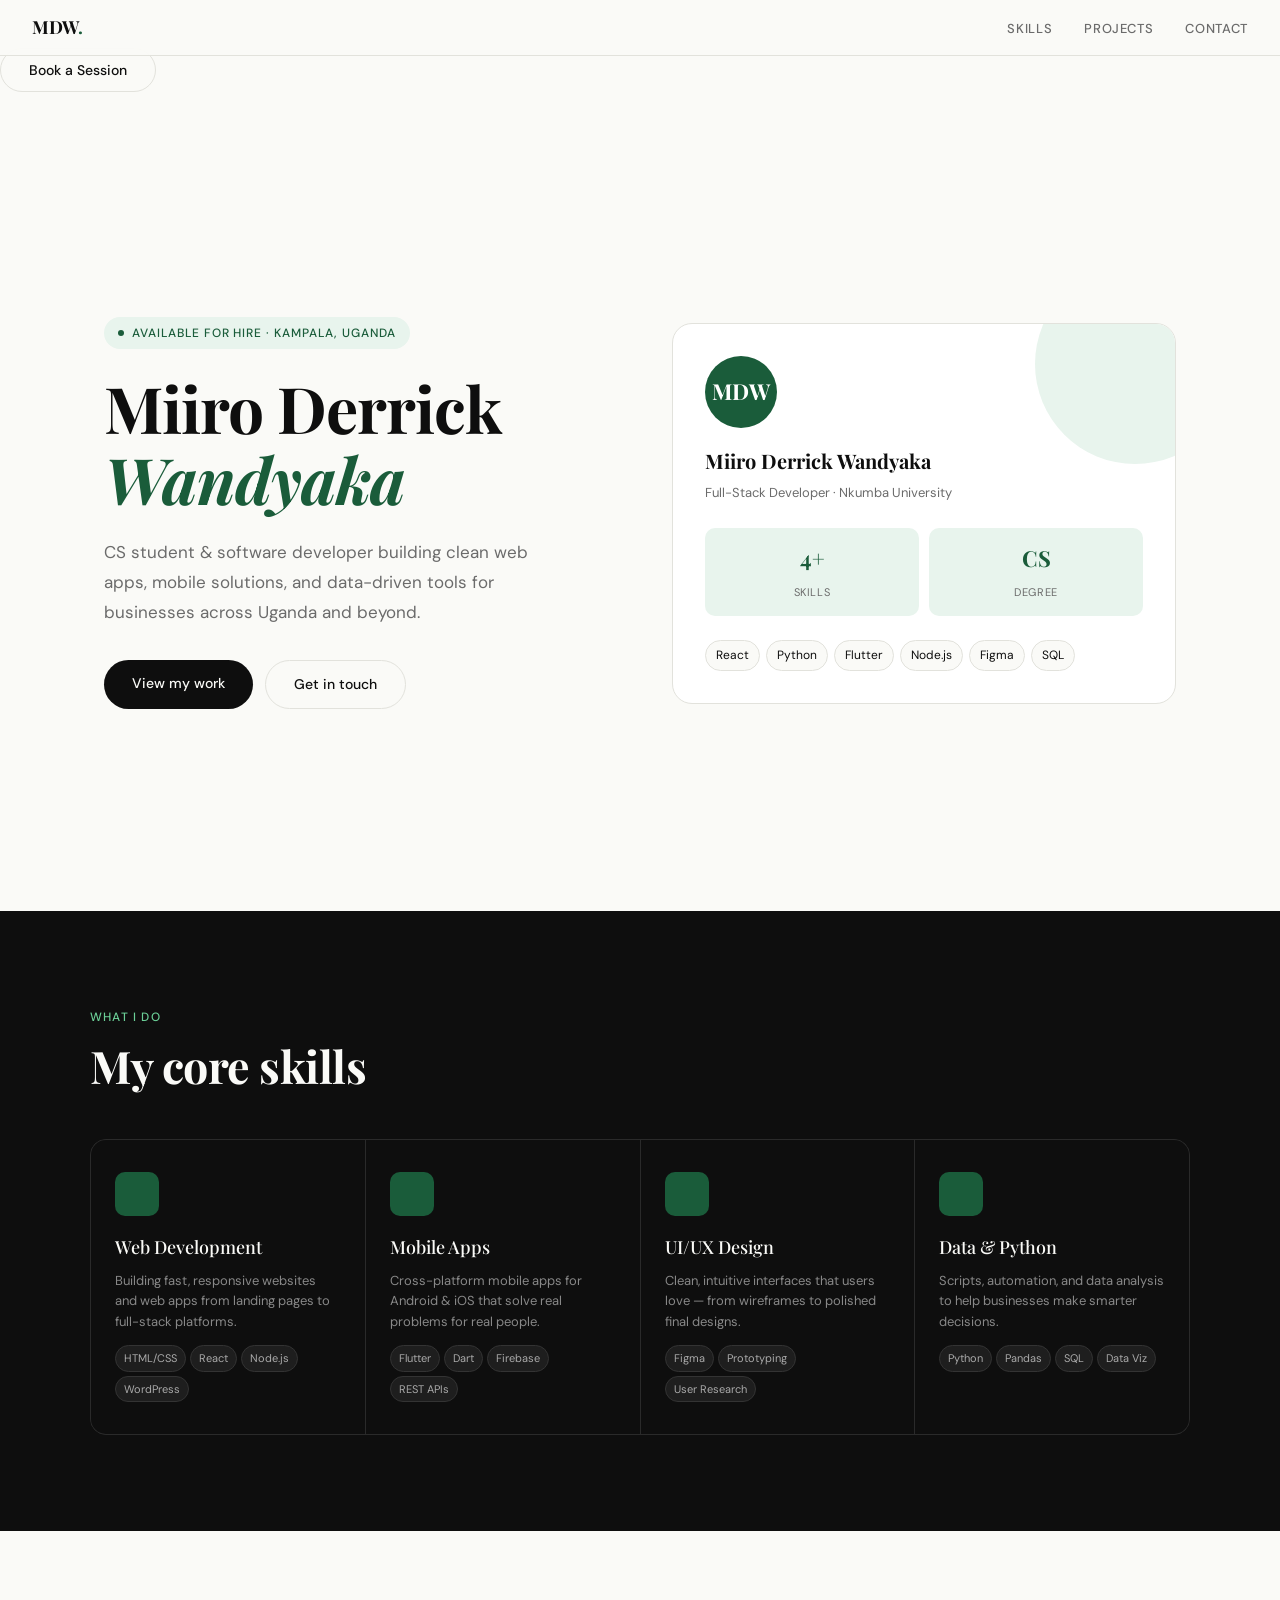
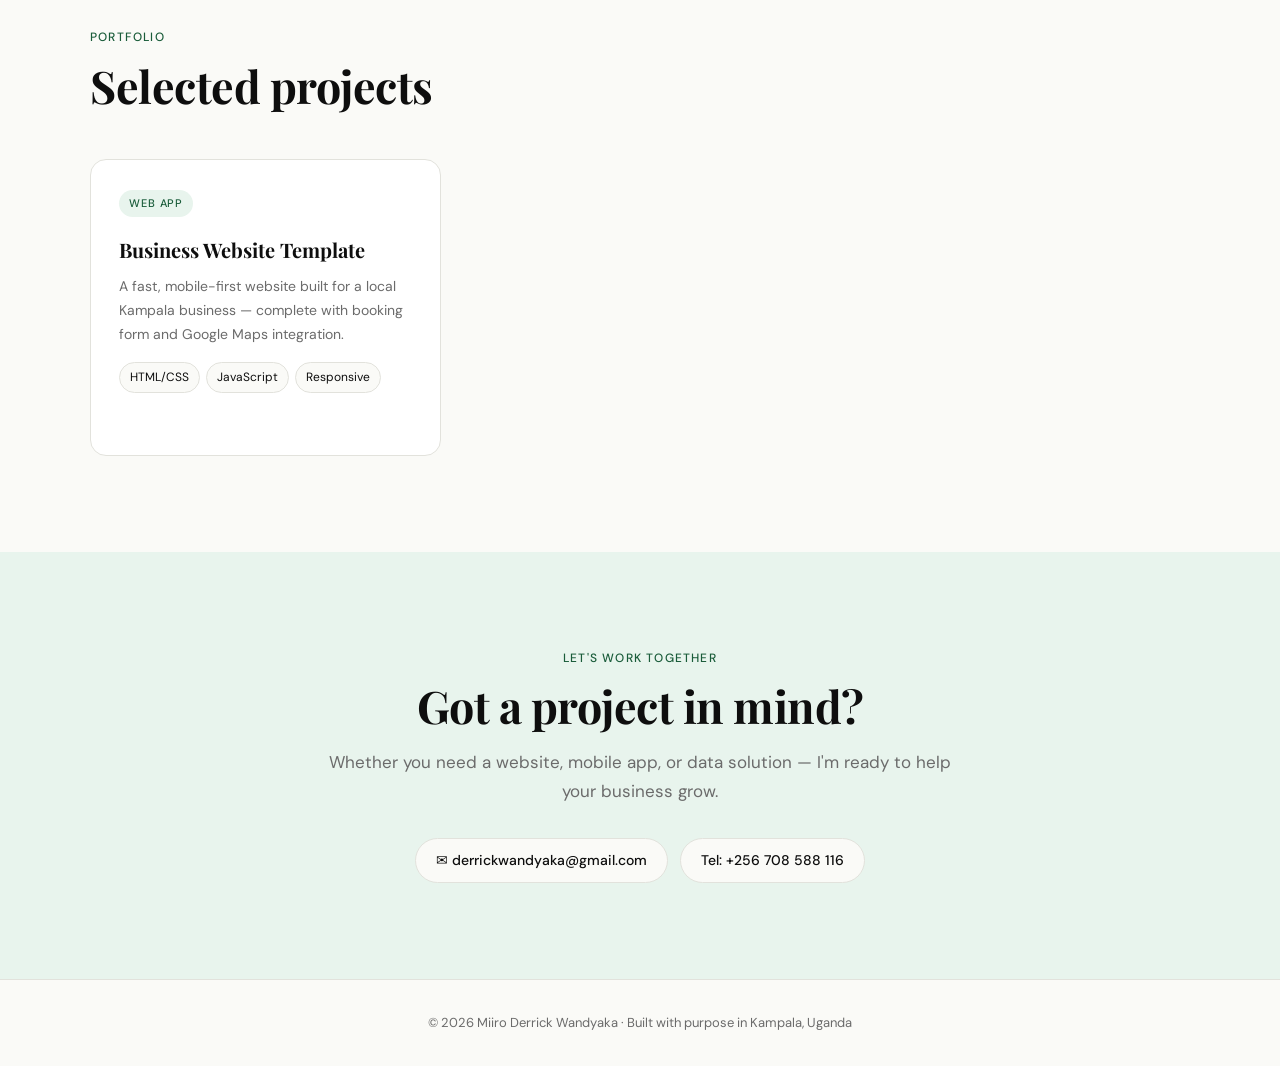
<file: index.html>
<!DOCTYPE html>
<html lang="en">
<head>
<meta charset="UTF-8">
<meta name="viewport" content="width=device-width, initial-scale=1.0">
<title>Miiro Derrick Wandyaka — Portfolio</title>
<link href="https://fonts.googleapis.com/css2?family=Playfair+Display:wght@400;500;700&family=DM+Sans:wght@300;400;500&display=swap" rel="stylesheet">
<link rel="stylesheet" href="style.css">
</head>
<body>

<nav>
  <div class="nav-logo">MDW<span>.</span></div>
  <ul class="nav-links">
    <li><a href="#skills">Skills</a></li>
    <li><a href="#projects">Projects</a></li>
    <li><a href="#contact">Contact</a></li>
  </ul>
</nav>

<!-- HERO -->
 <a href="booking.html" class="btn-outline">Book a Session</a>
<div class="hero">
  <div class="hero-text">
    <div class="hero-tag">Available for hire · Kampala, Uganda</div>
    <h1>Miiro Derrick<br><em>Wandyaka</em></h1>
    <p class="hero-desc">CS student & software developer building clean web apps, mobile solutions, and data-driven tools for businesses across Uganda and beyond.</p>
    <div class="hero-cta">
      <a href="#projects" class="btn-primary">View my work</a>
      <a href="#contact" class="btn-outline">Get in touch</a>
    </div>
  </div>
  <div class="hero-card fade-up">
    <div class="avatar">MDW</div>
    <div class="card-name">Miiro Derrick Wandyaka</div>
    <div class="card-role">Full-Stack Developer · Nkumba University</div>
    <div class="card-stats">
      <div class="stat-box"><span class="num">4+</span><span class="lbl">Skills</span></div>
      <div class="stat-box"><span class="num">CS</span><span class="lbl">Degree</span></div>
    </div>
    <div class="tech-tags">
      <span class="tech-tag">React</span>
      <span class="tech-tag">Python</span>
      <span class="tech-tag">Flutter</span>
      <span class="tech-tag">Node.js</span>
      <span class="tech-tag">Figma</span>
      <span class="tech-tag">SQL</span>
    </div>
  </div>
</div>

<!-- SKILLS -->
<section class="skills-bg" id="skills">
  <div class="section-inner">
    <div class="section-label">What I do</div>
    <h2 class="section-title">My core skills</h2>
    <div class="skills-grid">
      <div class="skill-item fade-up">
        <div class="skill-icon"></div><! icon removed>
        <h3>Web Development</h3>
        <p>Building fast, responsive websites and web apps from landing pages to full-stack platforms.</p>
        <div class="skill-techs">
          <span class="skill-tech">HTML/CSS</span>
          <span class="skill-tech">React</span>
          <span class="skill-tech">Node.js</span>
          <span class="skill-tech">WordPress</span>
        </div>
      </div>
      <div class="skill-item fade-up">
        <div class="skill-icon"></div><! icon removed>
        <h3>Mobile Apps</h3>
        <p>Cross-platform mobile apps for Android & iOS that solve real problems for real people.</p>
        <div class="skill-techs">
          <span class="skill-tech">Flutter</span>
          <span class="skill-tech">Dart</span>
          <span class="skill-tech">Firebase</span>
          <span class="skill-tech">REST APIs</span>
        </div>
      </div>
      <div class="skill-item fade-up">
        <div class="skill-icon"></div><! icon removed>
        <h3>UI/UX Design</h3>
        <p>Clean, intuitive interfaces that users love — from wireframes to polished final designs.</p>
        <div class="skill-techs">
          <span class="skill-tech">Figma</span>
          <span class="skill-tech">Prototyping</span>
          <span class="skill-tech">User Research</span>
        </div>
      </div>
      <div class="skill-item fade-up">
        <div class="skill-icon"></div><! icon removed>
        <h3>Data & Python</h3>
        <p>Scripts, automation, and data analysis to help businesses make smarter decisions.</p>
        <div class="skill-techs">
          <span class="skill-tech">Python</span>
          <span class="skill-tech">Pandas</span>
          <span class="skill-tech">SQL</span>
          <span class="skill-tech">Data Viz</span>
        </div>
      </div>
    </div>
  </div>
</section>

<!-- PROJECTS -->
<section id="projects">
  <div class="section-inner">
    <div class="section-label">Portfolio</div>
    <h2 class="section-title">Selected projects</h2>
    <div class="projects-grid">
      <div class="project-card fade-up">
        <span class="project-tag">Web App</span>
        <h3>Business Website Template</h3>
        <p>A fast, mobile-first website built for a local Kampala business — complete with booking form and Google Maps integration.</p>
        <div class="project-stack">
          <span class="stack-pill">HTML/CSS</span>
          <span class="stack-pill">JavaScript</span>
          <span class="stack-pill">Responsive</span>
        </div>
      </div>
      <div class="project-card fade-up">
        <span class="project-tag">Mobile App</span>
        <h3>Market Price Tracker</h3>
        <p>An Android app that tracks daily commodity prices at Kampala's main markets, helping traders make informed decisions.</p>
        <div class="project-stack">
          <span class="stack-pill">Flutter</span>
          <span class="stack-pill">Firebase</span>
          <span class="stack-pill">Android</span>
        </div>
      </div>
      <div class="project-card fade-up">
        <span class="project-tag">Data & Python</span>
        <h3>Student Performance Dashboard</h3>
        <p>A Python dashboard that visualises academic performance data to help lecturers identify at-risk students early.</p>
        <div class="project-stack">
          <span class="stack-pill">Python</span>
          <span class="stack-pill">Pandas</span>
          <span class="stack-pill">Matplotlib</span>
        </div>
      </div>
    </div>
  </div>
</section>

<!-- CONTACT -->
<section class="contact-bg" id="contact">
  <div class="contact-inner">
    <div class="section-label">Let's work together</div>
    <h2 class="section-title">Got a project in mind?</h2>
    <p>Whether you need a website, mobile app, or data solution — I'm ready to help your business grow.</p>
    <div class="contact-links">
      <a href="mailto:derrickwandyaka@gmail.com" class="contact-link">✉ derrickwandyaka@gmail.com</a>
      <a href="tel:+256708588116" class="contact-link"> Tel: +256 708 588 116</a>
      <!-- <a href="https://github.com" class="contact-link">GitHub</a> -->
    </div>
  </div>
</section>

<footer>
  <p>© 2026 Miiro Derrick Wandyaka · Built with purpose in Kampala, Uganda</p>
</footer>

<script>
const observer = new IntersectionObserver((entries) => {
  entries.forEach((e, i) => {
    if (e.isIntersecting) {
      setTimeout(() => e.target.classList.add('visible'), i * 100);
    }
  });
}, { threshold: 0.1 });
document.querySelectorAll('.fade-up').forEach(el => observer.observe(el));
</script>

</body>
</html>
</file>
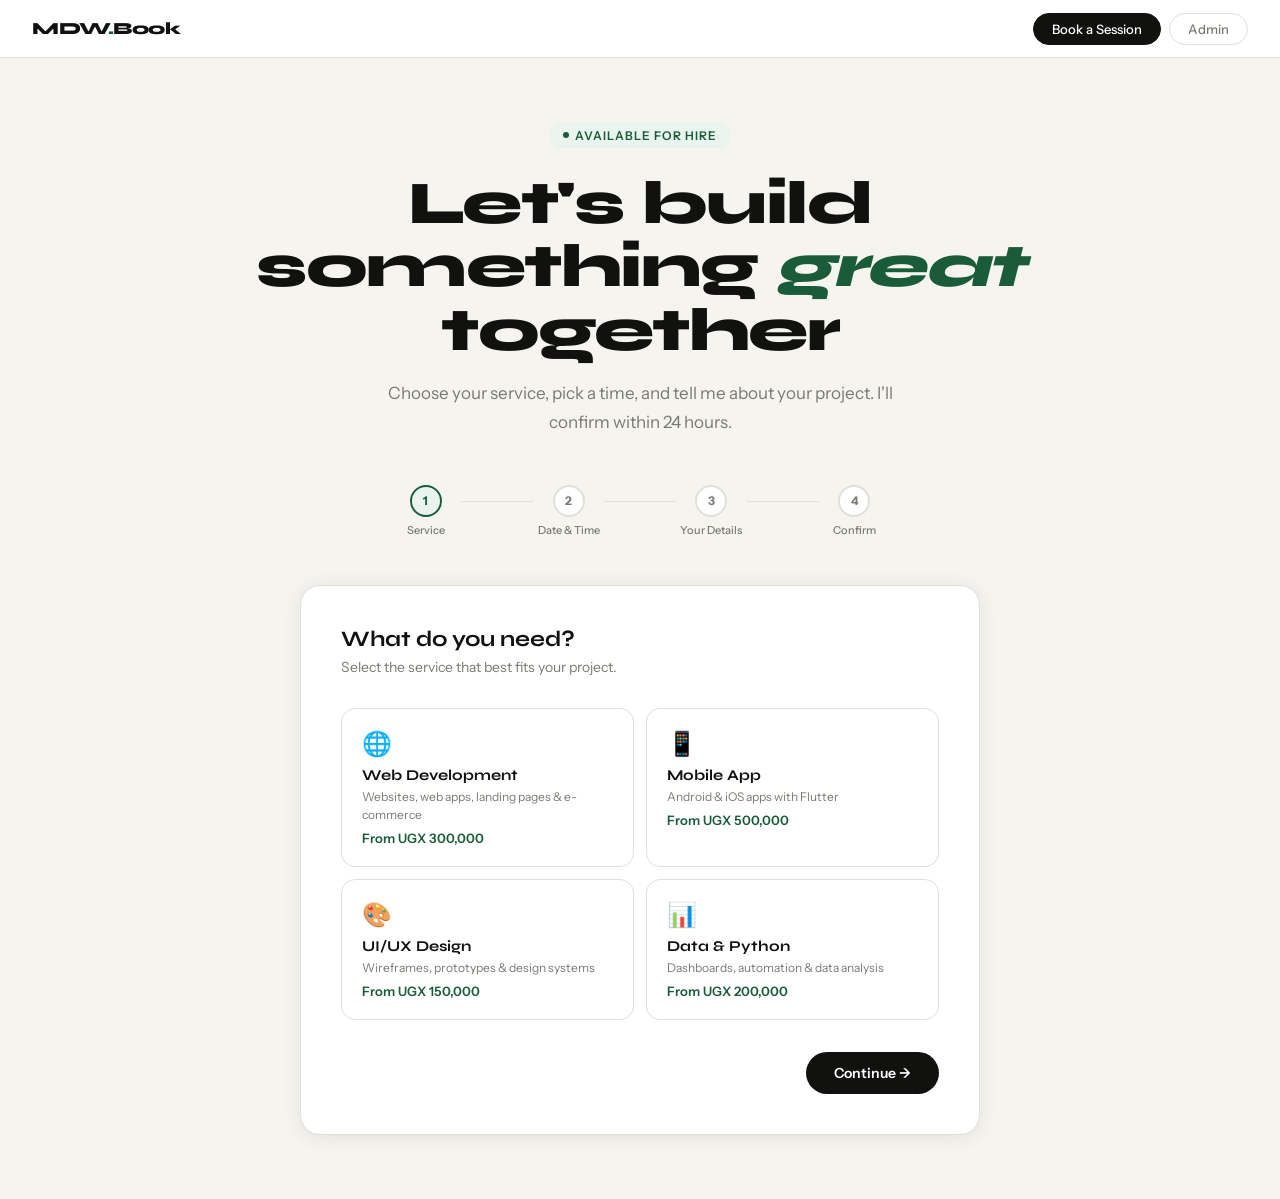
<file: booking.html>
<!DOCTYPE html>
<html lang="en">
<head>
<meta charset="UTF-8">
<meta name="viewport" content="width=device-width, initial-scale=1.0">
<title>MDW Book — Miiro Derrick Wandyaka</title>
<link href="https://fonts.googleapis.com/css2?family=Syne:wght@400;600;700;800&family=Instrument+Sans:wght@300;400;500&display=swap" rel="stylesheet">
<link rel="stylesheet" href="style2.css">
</head>
<body>

<!-- INVOICE PRINT AREA (hidden until print) -->
<div id="invoice-print"></div>

<!-- TOPBAR -->
<nav class="topbar">
  <div class="topbar-logo">MDW<span>.</span>Book</div>
  <div class="topbar-nav">
    <button class="nav-btn active" id="nav-book" onclick="showView('booking',this)">Book a Session</button>
    <button class="nav-btn" id="nav-admin" onclick="showView('admin',this)">Admin</button>
  </div>
</nav>

<!-- ===== BOOKING VIEW ===== -->
<div id="booking-view" class="view active">
  <div class="booking-hero">
    <div class="tag">Available for hire</div>
    <h1>Let's build something <em>great</em> together</h1>
    <p>Choose your service, pick a time, and tell me about your project. I'll confirm within 24 hours.</p>
  </div>

  <div class="steps-bar" id="steps-bar">
    <div class="step-dot"><div class="step-circle active" id="sc1">1</div><div class="step-label">Service</div></div>
    <div class="step-line" id="sl1"></div>
    <div class="step-dot"><div class="step-circle" id="sc2">2</div><div class="step-label">Date & Time</div></div>
    <div class="step-line" id="sl2"></div>
    <div class="step-dot"><div class="step-circle" id="sc3">3</div><div class="step-label">Your Details</div></div>
    <div class="step-line" id="sl3"></div>
    <div class="step-dot"><div class="step-circle" id="sc4">4</div><div class="step-label">Confirm</div></div>
  </div>

  <div class="form-card">
    <!-- STEP 1 -->
    <div class="form-step active" id="step1">
      <h2>What do you need?</h2>
      <p class="sub">Select the service that best fits your project.</p>
      <div class="service-grid">
        <div class="service-card" onclick="selectService(this,'Web Development','UGX 300,000',300000)">
          <div class="service-icon">🌐</div><h3>Web Development</h3>
          <p>Websites, web apps, landing pages & e-commerce</p>
          <div class="service-price">From UGX 300,000</div>
        </div>
        <div class="service-card" onclick="selectService(this,'Mobile App','UGX 500,000',500000)">
          <div class="service-icon">📱</div><h3>Mobile App</h3>
          <p>Android & iOS apps with Flutter</p>
          <div class="service-price">From UGX 500,000</div>
        </div>
        <div class="service-card" onclick="selectService(this,'UI/UX Design','UGX 150,000',150000)">
          <div class="service-icon">🎨</div><h3>UI/UX Design</h3>
          <p>Wireframes, prototypes & design systems</p>
          <div class="service-price">From UGX 150,000</div>
        </div>
        <div class="service-card" onclick="selectService(this,'Data & Python','UGX 200,000',200000)">
          <div class="service-icon">📊</div><h3>Data & Python</h3>
          <p>Dashboards, automation & data analysis</p>
          <div class="service-price">From UGX 200,000</div>
        </div>
      </div>
      <div class="btn-row"><button class="btn btn-next" onclick="nextStep(1)">Continue →</button></div>
    </div>

    <!-- STEP 2 -->
    <div class="form-step" id="step2">
      <h2>Pick a date & time</h2>
      <p class="sub">Choose a convenient slot for your consultation call.</p>
      <div class="cal-header">
        <div class="cal-nav" onclick="changeMonth(-1)">← Prev</div>
        <h3 id="cal-title"></h3>
        <div class="cal-nav" onclick="changeMonth(1)">Next →</div>
      </div>
      <div class="cal-grid" id="cal-grid"></div>
      <div id="slots-section" style="display:none;">
        <div class="time-label">Available times</div>
        <div class="slots-grid" id="slots-grid"></div>
      </div>
      <div class="btn-row">
        <button class="btn btn-back" onclick="prevStep(2)">← Back</button>
        <button class="btn btn-next" onclick="nextStep(2)">Continue →</button>
      </div>
    </div>

    <!-- STEP 3 -->
    <div class="form-step" id="step3">
      <h2>Tell me about you</h2>
      <p class="sub">Fill in your details and describe your project.</p>
      <div class="field-row">
        <div class="field"><label>First Name *</label><input type="text" id="fname" placeholder="John"></div>
        <div class="field"><label>Last Name *</label><input type="text" id="lname" placeholder="Doe"></div>
      </div>
      <div class="field"><label>Email Address *</label><input type="email" id="email" placeholder="john@example.com"></div>
      <div class="field"><label>Phone / WhatsApp *</label><input type="tel" id="phone" placeholder="+256 700 000 000"></div>
      <div class="field">
        <label>Budget Range</label>
        <select id="budget">
          <option value="">Select a range</option>
          <option>Under UGX 200,000</option>
          <option>UGX 200,000 – 500,000</option>
          <option>UGX 500,000 – 1,000,000</option>
          <option>Over UGX 1,000,000</option>
        </select>
      </div>
      <div class="field"><label>Describe your project *</label><textarea id="desc" placeholder="Tell me what you want to build, who it's for, and any key features..."></textarea></div>
      <div class="btn-row">
        <button class="btn btn-back" onclick="prevStep(3)">← Back</button>
        <button class="btn btn-next" onclick="nextStep(3)">Continue →</button>
      </div>
    </div>

    <!-- STEP 4 -->
    <div class="form-step" id="step4">
      <h2>Review & confirm</h2>
      <p class="sub">Everything look good? Submit to lock in your slot.</p>
      <div class="booking-summary">
        <h4>Booking Summary</h4>
        <div class="sum-row"><span class="key">Service</span><span class="val" id="sum-service">—</span></div>
        <div class="sum-row"><span class="key">Date</span><span class="val" id="sum-date">—</span></div>
        <div class="sum-row"><span class="key">Time</span><span class="val" id="sum-time">—</span></div>
        <div class="sum-row"><span class="key">Client</span><span class="val" id="sum-name">—</span></div>
        <div class="sum-row"><span class="key">Email</span><span class="val" id="sum-email">—</span></div>
        <div class="sum-row"><span class="key">Budget</span><span class="val" id="sum-budget">—</span></div>
        <div class="sum-row"><span class="key">Starting price</span><span class="val" id="sum-price">—</span></div>
      </div>
      <div class="btn-row">
        <button class="btn btn-back" onclick="prevStep(4)">← Back</button>
        <button class="btn btn-submit" onclick="submitBooking()">Confirm Booking ✓</button>
      </div>
    </div>

    <!-- STEP 5 SUCCESS -->
    <div class="form-step" id="step5">
      <div class="success-screen">
        <div class="success-icon">✓</div>
        <h2>You're booked!</h2>
        <p>Your booking has been received. Miiro will confirm within <strong>24 hours</strong>.</p>
        <div class="ref-badge" id="ref-code">MDW-000000</div>
        <p style="margin-top:1.5rem;font-size:14px;color:var(--muted);">Send a quick message on WhatsApp to speed things up:</p>
        <a id="client-wa-link" href="#" target="_blank" class="wa-btn">
          <svg width="18" height="18" viewBox="0 0 24 24" fill="currentColor"><path d="M17.472 14.382c-.297-.149-1.758-.867-2.03-.967-.273-.099-.471-.148-.67.15-.197.297-.767.966-.94 1.164-.173.199-.347.223-.644.075-.297-.15-1.255-.463-2.39-1.475-.883-.788-1.48-1.761-1.653-2.059-.173-.297-.018-.458.13-.606.134-.133.298-.347.446-.52.149-.174.198-.298.298-.497.099-.198.05-.371-.025-.52-.075-.149-.669-1.612-.916-2.207-.242-.579-.487-.5-.669-.51-.173-.008-.371-.01-.57-.01-.198 0-.52.074-.792.372-.272.297-1.04 1.016-1.04 2.479 0 1.462 1.065 2.875 1.213 3.074.149.198 2.096 3.2 5.077 4.487.709.306 1.262.489 1.694.625.712.227 1.36.195 1.871.118.571-.085 1.758-.719 2.006-1.413.248-.694.248-1.289.173-1.413-.074-.124-.272-.198-.57-.347m-5.421 7.403h-.004a9.87 9.87 0 01-5.031-1.378l-.361-.214-3.741.982.998-3.648-.235-.374a9.86 9.86 0 01-1.51-5.26c.001-5.45 4.436-9.884 9.888-9.884 2.64 0 5.122 1.03 6.988 2.898a9.825 9.825 0 012.893 6.994c-.003 5.45-4.437 9.884-9.885 9.884m8.413-18.297A11.815 11.815 0 0012.05 0C5.495 0 .16 5.335.157 11.892c0 2.096.547 4.142 1.588 5.945L.057 24l6.305-1.654a11.882 11.882 0 005.683 1.448h.005c6.554 0 11.89-5.335 11.893-11.893a11.821 11.821 0 00-3.48-8.413z"/></svg>
          Message Miiro on WhatsApp
        </a>
        <div style="margin-top:1.5rem;">
          <button class="btn btn-next" onclick="resetBooking()">Make another booking</button>
        </div>
      </div>
    </div>
  </div>
</div>

<!-- ===== ADMIN VIEW ===== -->
<div id="admin-view" class="view">
  <div class="admin-login" id="admin-login">
    <h2>Admin Access</h2>
    <p>Sign in to manage your bookings</p>
    <div class="field"><label>Password</label><input type="password" id="admin-pass" placeholder="Enter password" onkeydown="if(event.key==='Enter')adminLogin()"></div>
    <button class="btn btn-submit" style="width:100%;margin-top:8px;" onclick="adminLogin()">Sign In</button>
    <div class="login-error" id="login-err">Incorrect password. Try again.</div>
    <!-- <p style="font-size:12px;color:var(--muted);margin-top:1rem;">Default password: <code>miiro2026</code></p> -->
  </div>

  <div class="admin-panel" id="admin-panel">
    <div class="admin-header">
      <div><h2>Bookings Dashboard</h2><p id="admin-date-label"></p></div>
      <div style="display:flex;gap:8px;flex-wrap:wrap;">
        <button class="nav-btn" onclick="adminLogout()">Sign out</button>
      </div>
    </div>

    <div class="stats-row">
      <div class="stat-card green"><div class="s-label">Total</div><div class="s-val" id="stat-total">0</div><div class="s-sub">All time</div></div>
      <div class="stat-card orange"><div class="s-label">Pending</div><div class="s-val" id="stat-new">0</div><div class="s-sub">Need action</div></div>
      <div class="stat-card"><div class="s-label">Confirmed</div><div class="s-val" id="stat-confirmed">0</div><div class="s-sub">Upcoming</div></div>
      <div class="stat-card"><div class="s-label">Completed</div><div class="s-val" id="stat-done">0</div><div class="s-sub">Closed out</div></div>
    </div>

    <div class="filters-row">
      <button class="filter-btn active" onclick="filterBookings('all',this)">All</button>
      <button class="filter-btn" onclick="filterBookings('new',this)">Pending</button>
      <button class="filter-btn" onclick="filterBookings('confirmed',this)">Confirmed</button>
      <button class="filter-btn" onclick="filterBookings('completed',this)">Completed</button>
      <button class="filter-btn" onclick="filterBookings('cancelled',this)">Cancelled</button>
    </div>

    <div class="bookings-table-wrap">
      <table class="bookings-table">
        <thead>
          <tr>
            <th>Ref</th><th>Client</th><th>Service</th><th>Date & Time</th><th>Budget</th><th>Status</th><th>Actions</th>
          </tr>
        </thead>
        <tbody id="bookings-tbody"></tbody>
      </table>
      <div class="empty-state" id="empty-state" style="display:none;"><p>No bookings yet. Share your booking link!</p></div>
    </div>
  </div>
</div>

<!-- BOOKING DETAIL MODAL -->
<div class="modal-overlay" id="modal-overlay" onclick="closeModal(event)">
  <div class="modal">
    <h3 id="m-name"></h3>
    <p class="modal-sub" id="m-ref"></p>
    <div id="m-rows"></div>

    <!-- WhatsApp notification section -->
    <div class="wa-preview" id="wa-preview-box" style="margin-top:1.5rem;">
      <h4>📲 WhatsApp Notification Preview</h4>
      <p id="wa-msg-preview"></p>
      <div class="wa-actions">
        <a id="wa-confirm-link" href="#" target="_blank" class="action-btn btn-wa" style="text-decoration:none;">Send Confirmation via WhatsApp</a>
        <a id="wa-followup-link" href="#" target="_blank" class="action-btn btn-invoice" style="text-decoration:none;background:#e8f8ee;color:#128C7E;">Send Follow-up</a>
      </div>
    </div>

    <div class="modal-actions">
      <button class="action-btn btn-confirm" id="m-confirm-btn">Confirm</button>
      <button class="action-btn btn-cancel-sm" id="m-cancel-btn">Cancel</button>
      <button class="action-btn btn-invoice" onclick="generateInvoice(currentRef)">🧾 Invoice</button>
      <button class="action-btn btn-view-sm" onclick="closeModal()">Close</button>
    </div>
  </div>
</div>

<script src="script2.js"></script>
</body>
</html>
</file>
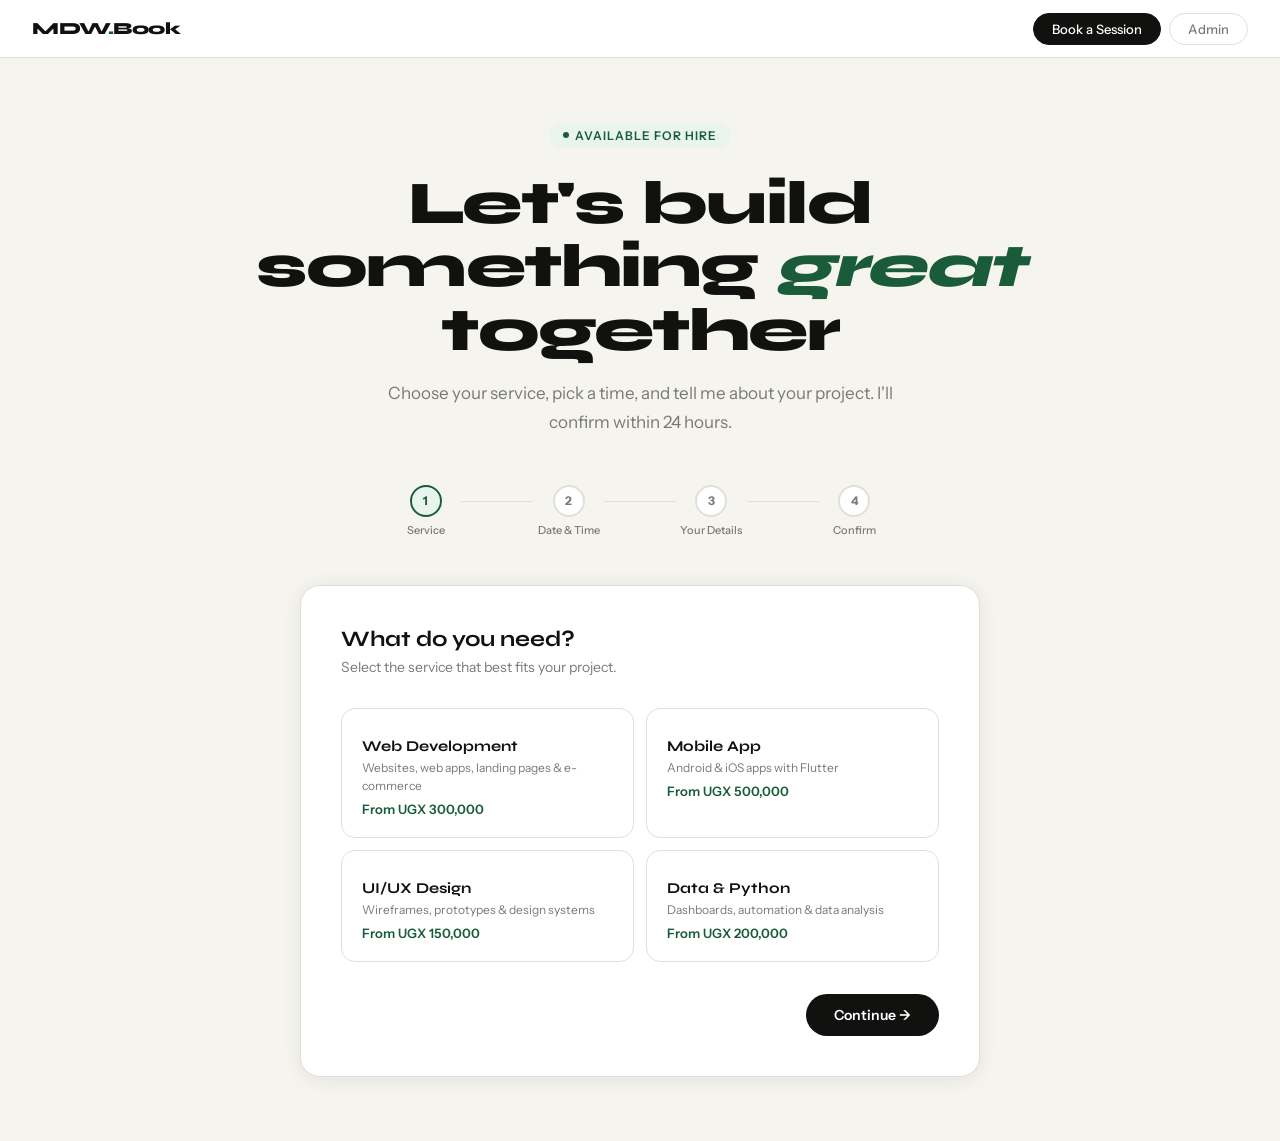
<file: index1.html>
<!DOCTYPE html>
<html lang="en">
<head>
<meta charset="UTF-8">
<meta name="viewport" content="width=device-width, initial-scale=1.0">
<title>MDW Book — Miiro Derrick Wandyaka</title>
<link href="https://fonts.googleapis.com/css2?family=Syne:wght@400;600;700;800&family=Instrument+Sans:wght@300;400;500&display=swap" rel="stylesheet">
<link rel="stylesheet" href="style2.css">
</head>
<body>

<!-- INVOICE PRINT AREA (hidden until print) -->
<div id="invoice-print"></div>

<!-- TOPBAR -->
<nav class="topbar">
  <div class="topbar-logo">MDW<span>.</span>Book</div>
  <div class="topbar-nav">
    <button class="nav-btn active" id="nav-book" onclick="showView('booking',this)">Book a Session</button>
    <button class="nav-btn" id="nav-admin" onclick="showView('admin',this)">Admin</button>
  </div>
</nav>

<!-- ===== BOOKING VIEW ===== -->
<div id="booking-view" class="view active">
  <div class="booking-hero">
    <div class="tag">Available for hire</div>
    <h1>Let's build something <em>great</em> together</h1>
    <p>Choose your service, pick a time, and tell me about your project. I'll confirm within 24 hours.</p>
  </div>

  <div class="steps-bar" id="steps-bar">
    <div class="step-dot"><div class="step-circle active" id="sc1">1</div><div class="step-label">Service</div></div>
    <div class="step-line" id="sl1"></div>
    <div class="step-dot"><div class="step-circle" id="sc2">2</div><div class="step-label">Date & Time</div></div>
    <div class="step-line" id="sl2"></div>
    <div class="step-dot"><div class="step-circle" id="sc3">3</div><div class="step-label">Your Details</div></div>
    <div class="step-line" id="sl3"></div>
    <div class="step-dot"><div class="step-circle" id="sc4">4</div><div class="step-label">Confirm</div></div>
  </div>

  <div class="form-card">
    <!-- STEP 1 -->
    <div class="form-step active" id="step1">
      <h2>What do you need?</h2>
      <p class="sub">Select the service that best fits your project.</p>
      <div class="service-grid">
        <div class="service-card" onclick="selectService(this,'Web Development','UGX 300,000',300000)">
          <div class="service-icon"></div><h3>Web Development</h3><! icon removed>
          <p>Websites, web apps, landing pages & e-commerce</p>
          <div class="service-price">From UGX 300,000</div>
        </div>
        <div class="service-card" onclick="selectService(this,'Mobile App','UGX 500,000',500000)">
          <div class="service-icon"></div><h3>Mobile App</h3><! icon removed>
          <p>Android & iOS apps with Flutter</p>
          <div class="service-price">From UGX 500,000</div>
        </div>
        <div class="service-card" onclick="selectService(this,'UI/UX Design','UGX 150,000',150000)">
          <div class="service-icon"></div><h3>UI/UX Design</h3><! icon removed>
          <p>Wireframes, prototypes & design systems</p>
          <div class="service-price">From UGX 150,000</div>
        </div>
        <div class="service-card" onclick="selectService(this,'Data & Python','UGX 200,000',200000)">
          <div class="service-icon"></div><h3>Data & Python</h3><! icon removed>
          <p>Dashboards, automation & data analysis</p>
          <div class="service-price">From UGX 200,000</div>
        </div>
      </div>
      <div class="btn-row"><button class="btn btn-next" onclick="nextStep(1)">Continue →</button></div>
    </div>

    <!-- STEP 2 -->
    <div class="form-step" id="step2">
      <h2>Pick a date & time</h2>
      <p class="sub">Choose a convenient slot for your consultation call.</p>
      <div class="cal-header">
        <div class="cal-nav" onclick="changeMonth(-1)">← Prev</div>
        <h3 id="cal-title"></h3>
        <div class="cal-nav" onclick="changeMonth(1)">Next →</div>
      </div>
      <div class="cal-grid" id="cal-grid"></div>
      <div id="slots-section" style="display:none;">
        <div class="time-label">Available times</div>
        <div class="slots-grid" id="slots-grid"></div>
      </div>
      <div class="btn-row">
        <button class="btn btn-back" onclick="prevStep(2)">← Back</button>
        <button class="btn btn-next" onclick="nextStep(2)">Continue →</button>
      </div>
    </div>

    <!-- STEP 3 -->
    <div class="form-step" id="step3">
      <h2>Tell me about you</h2>
      <p class="sub">Fill in your details and describe your project.</p>
      <div class="field-row">
        <div class="field"><label>First Name *</label><input type="text" id="fname" placeholder="John"></div>
        <div class="field"><label>Last Name *</label><input type="text" id="lname" placeholder="Doe"></div>
      </div>
      <div class="field"><label>Email Address *</label><input type="email" id="email" placeholder="john@example.com"></div>
      <div class="field"><label>Phone / WhatsApp *</label><input type="tel" id="phone" placeholder="+256 700 000 000"></div>
      <div class="field">
        <label>Budget Range</label>
        <select id="budget">
          <option value="">Select a range</option>
          <option>Under UGX 200,000</option>
          <option>UGX 200,000 – 500,000</option>
          <option>UGX 500,000 – 1,000,000</option>
          <option>Over UGX 1,000,000</option>
        </select>
      </div>
      <div class="field"><label>Describe your project *</label><textarea id="desc" placeholder="Tell me what you want to build, who it's for, and any key features..."></textarea></div>
      <div class="btn-row">
        <button class="btn btn-back" onclick="prevStep(3)">← Back</button>
        <button class="btn btn-next" onclick="nextStep(3)">Continue →</button>
      </div>
    </div>

    <!-- STEP 4 -->
    <div class="form-step" id="step4">
      <h2>Review & confirm</h2>
      <p class="sub">Everything look good? Submit to lock in your slot.</p>
      <div class="booking-summary">
        <h4>Booking Summary</h4>
        <div class="sum-row"><span class="key">Service</span><span class="val" id="sum-service">—</span></div>
        <div class="sum-row"><span class="key">Date</span><span class="val" id="sum-date">—</span></div>
        <div class="sum-row"><span class="key">Time</span><span class="val" id="sum-time">—</span></div>
        <div class="sum-row"><span class="key">Client</span><span class="val" id="sum-name">—</span></div>
        <div class="sum-row"><span class="key">Email</span><span class="val" id="sum-email">—</span></div>
        <div class="sum-row"><span class="key">Budget</span><span class="val" id="sum-budget">—</span></div>
        <div class="sum-row"><span class="key">Starting price</span><span class="val" id="sum-price">—</span></div>
      </div>
      <div class="btn-row">
        <button class="btn btn-back" onclick="prevStep(4)">← Back</button>
        <button class="btn btn-submit" onclick="submitBooking()">Confirm Booking ✓</button>
      </div>
    </div>

    <!-- STEP 5 SUCCESS -->
    <div class="form-step" id="step5">
      <div class="success-screen">
        <div class="success-icon">✓</div>
        <h2>You're booked!</h2>
        <p>Your booking has been received. Miiro will confirm within <strong>24 hours</strong>.</p>
        <div class="ref-badge" id="ref-code">MDW-000000</div>
        <p style="margin-top:1.5rem;font-size:14px;color:var(--muted);">Send a quick message on WhatsApp to speed things up:</p>
        <a id="client-wa-link" href="#" target="_blank" class="wa-btn">
          <svg width="18" height="18" viewBox="0 0 24 24" fill="currentColor"><path d="M17.472 14.382c-.297-.149-1.758-.867-2.03-.967-.273-.099-.471-.148-.67.15-.197.297-.767.966-.94 1.164-.173.199-.347.223-.644.075-.297-.15-1.255-.463-2.39-1.475-.883-.788-1.48-1.761-1.653-2.059-.173-.297-.018-.458.13-.606.134-.133.298-.347.446-.52.149-.174.198-.298.298-.497.099-.198.05-.371-.025-.52-.075-.149-.669-1.612-.916-2.207-.242-.579-.487-.5-.669-.51-.173-.008-.371-.01-.57-.01-.198 0-.52.074-.792.372-.272.297-1.04 1.016-1.04 2.479 0 1.462 1.065 2.875 1.213 3.074.149.198 2.096 3.2 5.077 4.487.709.306 1.262.489 1.694.625.712.227 1.36.195 1.871.118.571-.085 1.758-.719 2.006-1.413.248-.694.248-1.289.173-1.413-.074-.124-.272-.198-.57-.347m-5.421 7.403h-.004a9.87 9.87 0 01-5.031-1.378l-.361-.214-3.741.982.998-3.648-.235-.374a9.86 9.86 0 01-1.51-5.26c.001-5.45 4.436-9.884 9.888-9.884 2.64 0 5.122 1.03 6.988 2.898a9.825 9.825 0 012.893 6.994c-.003 5.45-4.437 9.884-9.885 9.884m8.413-18.297A11.815 11.815 0 0012.05 0C5.495 0 .16 5.335.157 11.892c0 2.096.547 4.142 1.588 5.945L.057 24l6.305-1.654a11.882 11.882 0 005.683 1.448h.005c6.554 0 11.89-5.335 11.893-11.893a11.821 11.821 0 00-3.48-8.413z"/></svg>
          Message Miiro on WhatsApp
        </a>
        <div style="margin-top:1.5rem;">
          <button class="btn btn-next" onclick="resetBooking()">Make another booking</button>
        </div>
      </div>
    </div>
  </div>
</div>

<!-- ===== ADMIN VIEW ===== -->
<div id="admin-view" class="view">
  <div class="admin-login" id="admin-login">
    <h2>Admin Access</h2>
    <p>Sign in to manage your bookings</p>
    <div class="field"><label>Password</label><input type="password" id="admin-pass" placeholder="Enter password" onkeydown="if(event.key==='Enter')adminLogin()"></div>
    <button class="btn btn-submit" style="width:100%;margin-top:8px;" onclick="adminLogin()">Sign In</button>
    <div class="login-error" id="login-err">Incorrect password. Try again.</div>
    <p style="font-size:12px;color:var(--muted);margin-top:1rem;">Default password: <code>miiro2026</code></p>
  </div>

  <div class="admin-panel" id="admin-panel">
    <div class="admin-header">
      <div><h2>Bookings Dashboard</h2><p id="admin-date-label"></p></div>
      <div style="display:flex;gap:8px;flex-wrap:wrap;">
        <button class="nav-btn" onclick="adminLogout()">Sign out</button>
      </div>
    </div>

    <div class="stats-row">
      <div class="stat-card green"><div class="s-label">Total</div><div class="s-val" id="stat-total">0</div><div class="s-sub">All time</div></div>
      <div class="stat-card orange"><div class="s-label">Pending</div><div class="s-val" id="stat-new">0</div><div class="s-sub">Need action</div></div>
      <div class="stat-card"><div class="s-label">Confirmed</div><div class="s-val" id="stat-confirmed">0</div><div class="s-sub">Upcoming</div></div>
      <div class="stat-card"><div class="s-label">Completed</div><div class="s-val" id="stat-done">0</div><div class="s-sub">Closed out</div></div>
    </div>

    <div class="filters-row">
      <button class="filter-btn active" onclick="filterBookings('all',this)">All</button>
      <button class="filter-btn" onclick="filterBookings('new',this)">Pending</button>
      <button class="filter-btn" onclick="filterBookings('confirmed',this)">Confirmed</button>
      <button class="filter-btn" onclick="filterBookings('completed',this)">Completed</button>
      <button class="filter-btn" onclick="filterBookings('cancelled',this)">Cancelled</button>
    </div>

    <div class="bookings-table-wrap">
      <table class="bookings-table">
        <thead>
          <tr>
            <th>Ref</th><th>Client</th><th>Service</th><th>Date & Time</th><th>Budget</th><th>Status</th><th>Actions</th>
          </tr>
        </thead>
        <tbody id="bookings-tbody"></tbody>
      </table>
      <div class="empty-state" id="empty-state" style="display:none;"><p>No bookings yet. Share your booking link!</p></div>
    </div>
  </div>
</div>

<!-- BOOKING DETAIL MODAL -->
<div class="modal-overlay" id="modal-overlay" onclick="closeModal(event)">
  <div class="modal">
    <h3 id="m-name"></h3>
    <p class="modal-sub" id="m-ref"></p>
    <div id="m-rows"></div>

    <!-- WhatsApp notification section -->
    <div class="wa-preview" id="wa-preview-box" style="margin-top:1.5rem;">
      <h4>📲 WhatsApp Notification Preview</h4>
      <p id="wa-msg-preview"></p>
      <div class="wa-actions">
        <a id="wa-confirm-link" href="#" target="_blank" class="action-btn btn-wa" style="text-decoration:none;">Send Confirmation via WhatsApp</a>
        <a id="wa-followup-link" href="#" target="_blank" class="action-btn btn-invoice" style="text-decoration:none;background:#e8f8ee;color:#128C7E;">Send Follow-up</a>
      </div>
    </div>

    <div class="modal-actions">
      <button class="action-btn btn-confirm" id="m-confirm-btn">Confirm</button>
      <button class="action-btn btn-cancel-sm" id="m-cancel-btn">Cancel</button>
      <button class="action-btn btn-invoice" onclick="generateInvoice(currentRef)">🧾 Invoice</button>
      <button class="action-btn btn-view-sm" onclick="closeModal()">Close</button>
    </div>
  </div>
</div>

<script src="script2.js"></script>
</body>
</html>
</file>
<file: style.css>
*, *::before, *::after { box-sizing: border-box; margin: 0; padding: 0; }

:root {
  --black: #0e0e0e;
  --white: #fafaf7;
  --accent: #1a5c3a;
  --accent-light: #e8f4ed;
  --muted: #6b6b6b;
  --border: #e2e2dc;
  --card-bg: #ffffff;
  --serif: 'Playfair Display', Georgia, serif;
  --sans: 'DM Sans', sans-serif;
}

html { scroll-behavior: smooth; }

body {
  font-family: var(--sans);
  background: var(--white);
  color: var(--black);
  font-size: 16px;
  line-height: 1.7;
}

/* NAV */
nav {
  position: sticky;
  top: 0;
  z-index: 100;
  background: rgba(250,250,247,0.92);
  backdrop-filter: blur(12px);
  border-bottom: 0.5px solid var(--border);
  padding: 0 2rem;
  display: flex;
  align-items: center;
  justify-content: space-between;
  height: 56px;
}
.nav-logo {
  font-family: var(--serif);
  font-size: 18px;
  font-weight: 700;
  letter-spacing: -0.3px;
}
.nav-logo span { color: var(--accent); }
.nav-links { display: flex; gap: 2rem; list-style: none; }
.nav-links a {
  font-size: 13px;
  font-weight: 500;
  letter-spacing: 0.05em;
  text-transform: uppercase;
  color: var(--muted);
  text-decoration: none;
  transition: color 0.2s;
}
.nav-links a:hover { color: var(--black); }

/* HERO */
.hero {
  min-height: 92vh;
  display: grid;
  grid-template-columns: 1fr 1fr;
  align-items: center;
  gap: 4rem;
  padding: 6rem 4rem 4rem;
  max-width: 1200px;
  margin: 0 auto;
}
.hero-tag {
  display: inline-flex;
  align-items: center;
  gap: 8px;
  background: var(--accent-light);
  color: var(--accent);
  font-size: 12px;
  font-weight: 500;
  letter-spacing: 0.08em;
  text-transform: uppercase;
  padding: 6px 14px;
  border-radius: 100px;
  margin-bottom: 1.5rem;
}
.hero-tag::before {
  content: '';
  width: 6px; height: 6px;
  background: var(--accent);
  border-radius: 50%;
  animation: pulse 2s ease-in-out infinite;
}
@keyframes pulse {
  0%, 100% { opacity: 1; transform: scale(1); }
  50% { opacity: 0.5; transform: scale(0.8); }
}
.hero h1 {
  font-family: var(--serif);
  font-size: clamp(2.8rem, 5vw, 4.2rem);
  font-weight: 700;
  line-height: 1.1;
  letter-spacing: -1px;
  margin-bottom: 1.5rem;
}
.hero h1 em {
  font-style: italic;
  color: var(--accent);
}
.hero-desc {
  font-size: 17px;
  color: var(--muted);
  line-height: 1.75;
  max-width: 440px;
  margin-bottom: 2rem;
}
.hero-cta {
  display: flex;
  gap: 12px;
  flex-wrap: wrap;
}
.btn-primary {
  background: var(--black);
  color: var(--white);
  padding: 12px 28px;
  border-radius: 100px;
  font-size: 14px;
  font-weight: 500;
  text-decoration: none;
  transition: background 0.2s, transform 0.15s;
}
.btn-primary:hover { background: var(--accent); transform: translateY(-1px); }
.btn-outline {
  background: transparent;
  color: var(--black);
  padding: 12px 28px;
  border-radius: 100px;
  border: 1px solid var(--border);
  font-size: 14px;
  font-weight: 500;
  text-decoration: none;
  transition: border-color 0.2s, transform 0.15s;
}
.btn-outline:hover { border-color: var(--black); transform: translateY(-1px); background-color:green;}

/* HERO VISUAL CARD */
.hero-card {
  background: var(--card-bg);
  border: 0.5px solid var(--border);
  border-radius: 20px;
  padding: 2rem;
  position: relative;
  overflow: hidden;
}
.hero-card::before {
  content: '';
  position: absolute;
  top: -60px; right: -60px;
  width: 200px; height: 200px;
  background: var(--accent-light);
  border-radius: 50%;
  z-index: 0;
}
.avatar {
  width: 72px; height: 72px;
  background: var(--accent);
  border-radius: 50%;
  display: flex;
  align-items: center;
  justify-content: center;
  font-family: var(--serif);
  font-size: 22px;
  font-weight: 700;
  color: white;
  margin-bottom: 1rem;
  position: relative;
  z-index: 1;
}
.card-name {
  font-family: var(--serif);
  font-size: 20px;
  font-weight: 700;
  margin-bottom: 4px;
  position: relative; z-index: 1;
}
.card-role {
  font-size: 13px;
  color: var(--muted);
  margin-bottom: 1.5rem;
  position: relative; z-index: 1;
}
.card-stats {
  display: grid;
  grid-template-columns: 1fr 1fr;
  gap: 10px;
  margin-bottom: 1.5rem;
  position: relative; z-index: 1;
}
.stat-box {
  background: var(--accent-light);
  border-radius: 10px;
  padding: 12px;
  text-align: center;
}
.stat-box .num {
  font-family: var(--serif);
  font-size: 22px;
  font-weight: 700;
  color: var(--accent);
  display: block;
}
.stat-box .lbl {
  font-size: 11px;
  color: var(--muted);
  text-transform: uppercase;
  letter-spacing: 0.06em;
}
.tech-tags {
  display: flex;
  flex-wrap: wrap;
  gap: 6px;
  position: relative; z-index: 1;
}
.tech-tag {
  background: var(--white);
  border: 0.5px solid var(--border);
  color: var(--black);
  font-size: 12px;
  padding: 4px 10px;
  border-radius: 100px;
}

/* SECTION COMMON */
section { padding: 6rem 2rem; }
.section-inner { max-width: 1100px; margin: 0 auto; }
.section-label {
  font-size: 12px;
  font-weight: 500;
  text-transform: uppercase;
  letter-spacing: 0.1em;
  color: var(--accent);
  margin-bottom: 0.75rem;
}
.section-title {
  font-family: var(--serif);
  font-size: clamp(2rem, 3.5vw, 2.8rem);
  font-weight: 700;
  line-height: 1.15;
  letter-spacing: -0.5px;
  margin-bottom: 3rem;
}

/* SKILLS */
.skills-bg { background: var(--black); color: var(--white); }
.skills-bg .section-label { color: #6bcf97; }
.skills-bg .section-title { color: var(--white); }
.skills-grid {
  display: grid;
  grid-template-columns: repeat(auto-fit, minmax(220px, 1fr));
  gap: 1px;
  background: #2a2a2a;
  border: 1px solid #2a2a2a;
  border-radius: 16px;
  overflow: hidden;
}
.skill-item {
  background: var(--black);
  padding: 2rem 1.5rem;
  transition: background 0.2s;
}
.skill-item:hover { background: #161616; }
.skill-icon {
  width: 44px; height: 44px;
  background: var(--accent);
  border-radius: 10px;
  display: flex;
  align-items: center;
  justify-content: center;
  margin-bottom: 1rem;
  font-size: 20px;
}
.skill-item h3 {
  font-family: var(--serif);
  font-size: 18px;
  font-weight: 500;
  margin-bottom: 0.5rem;
  color: var(--white);
}
.skill-item p { font-size: 13px; color: #888; line-height: 1.6; }
.skill-techs { margin-top: 0.75rem; display: flex; flex-wrap: wrap; gap: 4px; }
.skill-tech {
  font-size: 11px;
  background: #1e1e1e;
  color: #aaa;
  border: 0.5px solid #333;
  padding: 3px 8px;
  border-radius: 100px;
}

/* PROJECTS */
.projects-grid {
  display: grid;
  grid-template-columns: repeat(auto-fit, minmax(300px, 1fr));
  gap: 1.5rem;
}
.project-card {
  background: var(--card-bg);
  border: 0.5px solid var(--border);
  border-radius: 16px;
  padding: 1.75rem;
  transition: transform 0.2s, border-color 0.2s;
  cursor: pointer;
}
.project-card:hover { transform: translateY(-4px); border-color: var(--accent); }
.project-tag {
  font-size: 11px;
  font-weight: 500;
  text-transform: uppercase;
  letter-spacing: 0.08em;
  color: var(--accent);
  background: var(--accent-light);
  padding: 4px 10px;
  border-radius: 100px;
  display: inline-block;
  margin-bottom: 1rem;
}
.project-card h3 {
  font-family: var(--serif);
  font-size: 20px;
  font-weight: 700;
  margin-bottom: 0.5rem;
}
.project-card p { font-size: 14px; color: var(--muted); margin-bottom: 1rem; }
.project-stack { display: flex; flex-wrap: wrap; gap: 6px; }
.stack-pill {
  font-size: 12px;
  background: var(--white);
  border: 0.5px solid var(--border);
  color: var(--black);
  padding: 4px 10px;
  border-radius: 100px;
}

/* CONTACT */
.contact-bg { background: var(--accent-light); }
.contact-inner {
  max-width: 640px;
  margin: 0 auto;
  text-align: center;
}
.contact-inner .section-title { margin-bottom: 1rem; }
.contact-inner p { color: var(--muted); margin-bottom: 2rem; font-size: 17px; }
.contact-links {
  display: flex;
  gap: 12px;
  justify-content: center;
  flex-wrap: wrap;
}
.contact-link {
  display: flex;
  align-items: center;
  gap: 8px;
  background: var(--white);
  border: 0.5px solid var(--border);
  color: var(--black);
  padding: 10px 20px;
  border-radius: 100px;
  font-size: 14px;
  font-weight: 500;
  text-decoration: none;
  transition: border-color 0.2s, transform 0.15s;
}
.contact-link:hover { border-color: var(--accent); transform: translateY(-2px); }

/* FOOTER */
footer {
  text-align: center;
  padding: 2rem;
  font-size: 13px;
  color: var(--muted);
  border-top: 0.5px solid var(--border);
}

/* ANIMATIONS */
.fade-up {
  opacity: 0;
  transform: translateY(24px);
  transition: opacity 0.6s ease, transform 0.6s ease;
}
.fade-up.visible { opacity: 1; transform: translateY(0); }

@media (max-width: 768px) {
  .hero { grid-template-columns: 1fr; padding: 4rem 1.5rem 3rem; gap: 2rem; min-height: auto; }
  .hero-card { display: none; }
  nav { padding: 0 1rem; }
  .nav-links { gap: 1rem; }
  section { padding: 4rem 1.5rem; }
}
</file>
<file: style2.css>
*, *::before, *::after { box-sizing: border-box; margin: 0; padding: 0; }
:root {
  --bg: #f5f4ef;
  --white: #ffffff;
  --black: #111110;
  --accent: #1a5c3a;
  --accent2: #e8f4ed;
  --muted: #7a7a74;
  --border: #e0dfd8;
  --danger: #c0392b;
  --warn: #d35400;
  --mtn: #ffcc00;
  --airtel: #e4002b;
  --serif: 'Syne', sans-serif;
  --body: 'Instrument Sans', sans-serif;
  --radius: 14px;
  --shadow: 0 2px 20px rgba(0,0,0,0.08);
}
html { scroll-behavior: smooth; }
body { font-family: var(--body); background: var(--bg); color: var(--black); min-height: 100vh; }

/* VIEWS */
.view { display: none; }
.view.active { display: block; }

/* TOPBAR */
.topbar {
  background: var(--white); border-bottom: 1px solid var(--border);
  padding: 0 2rem; height: 58px;
  display: flex; align-items: center; justify-content: space-between;
  position: sticky; top: 0; z-index: 99;
}
.topbar-logo { font-family: var(--serif); font-size: 17px; font-weight: 800; letter-spacing: -0.5px; }
.topbar-logo span { color: var(--accent); }
.topbar-nav { display: flex; gap: 8px; }
.nav-btn {
  background: transparent; border: 1px solid var(--border); border-radius: 100px;
  padding: 7px 18px; font-family: var(--body); font-size: 13px; font-weight: 500;
  cursor: pointer; color: var(--muted); transition: all 0.2s;
}
.nav-btn:hover, .nav-btn.active { background: var(--black); color: white; border-color: var(--black); }

/* BOOKING HERO */
.booking-hero {
  max-width: 900px; margin: 4rem auto 0; padding: 0 2rem; text-align: center;
}
.tag {
  display: inline-flex; align-items: center; gap: 6px;
  background: var(--accent2); color: var(--accent);
  font-size: 12px; font-weight: 600; letter-spacing: 0.08em;
  text-transform: uppercase; padding: 5px 14px; border-radius: 100px; margin-bottom: 1.5rem;
}
.tag::before { content:''; width:6px; height:6px; background:var(--accent); border-radius:50%; animation:blink 1.8s ease-in-out infinite; }
@keyframes blink { 0%,100%{opacity:1} 50%{opacity:0.3} }
.booking-hero h1 { font-family:var(--serif); font-size:clamp(2.5rem,5vw,3.8rem); font-weight:800; line-height:1.05; letter-spacing:-1.5px; margin-bottom:1rem; }
.booking-hero h1 em { font-style:italic; color:var(--accent); }
.booking-hero p { font-size:17px; color:var(--muted); max-width:520px; margin:0 auto 3rem; line-height:1.7; }

/* STEPS */
.steps-bar { display:flex; align-items:center; justify-content:center; gap:0; margin-bottom:3rem; max-width:500px; margin-left:auto; margin-right:auto; }
.step-dot { display:flex; flex-direction:column; align-items:center; gap:6px; flex:1; }
.step-circle { width:32px; height:32px; border-radius:50%; border:2px solid var(--border); background:var(--white); display:flex; align-items:center; justify-content:center; font-size:12px; font-weight:700; color:var(--muted); transition:all 0.3s; position:relative; z-index:1; }
.step-circle.done { background:var(--accent); border-color:var(--accent); color:white; }
.step-circle.active { border-color:var(--accent); color:var(--accent); background:var(--accent2); }
.step-label { font-size:11px; color:var(--muted); font-weight:500; white-space:nowrap; }
.step-line { flex:1; height:1px; background:var(--border); margin-top:-18px; }
.step-line.done { background:var(--accent); }

/* FORM CARD */
.form-card { background:var(--white); border:1px solid var(--border); border-radius:20px; padding:2.5rem; max-width:680px; margin:0 auto 4rem; box-shadow:var(--shadow); }
.form-step { display:none; }
.form-step.active { display:block; }
.form-step h2 { font-family:var(--serif); font-size:22px; font-weight:700; margin-bottom:0.4rem; }
.form-step .sub { font-size:14px; color:var(--muted); margin-bottom:2rem; }

/* SERVICE GRID */
.service-grid { display:grid; grid-template-columns:1fr 1fr; gap:12px; margin-bottom:2rem; }
.service-card { border:1.5px solid var(--border); border-radius:var(--radius); padding:1.25rem; cursor:pointer; transition:all 0.2s; position:relative; }
.service-card:hover { border-color:var(--accent); background:var(--accent2); }
.service-card.selected { border-color:var(--accent); background:var(--accent2); }
.service-card.selected::after { content:'✓'; position:absolute; top:10px; right:12px; width:20px; height:20px; background:var(--accent); color:white; border-radius:50%; font-size:11px; display:flex; align-items:center; justify-content:center; }
.service-icon { font-size:24px; margin-bottom:8px; }
.service-card h3 { font-family:var(--serif); font-size:15px; font-weight:700; margin-bottom:4px; }
.service-card p { font-size:12px; color:var(--muted); line-height:1.5; }
.service-price { font-size:13px; color:var(--accent); font-weight:600; margin-top:6px; }

/* CALENDAR */
.cal-header { display:flex; align-items:center; justify-content:space-between; margin-bottom:1rem; }
.cal-header h3 { font-family:var(--serif); font-size:17px; font-weight:700; }
.cal-nav { background:none; border:1px solid var(--border); border-radius:8px; padding:4px 10px; cursor:pointer; font-size:14px; transition:all 0.15s; }
.cal-nav:hover { background:var(--black); color:white; border-color:var(--black); }
.cal-grid { display:grid; grid-template-columns:repeat(7,1fr); gap:4px; margin-bottom:1.5rem; }
.cal-day-label { text-align:center; font-size:11px; font-weight:600; color:var(--muted); text-transform:uppercase; padding:4px 0; }
.cal-day { aspect-ratio:1; border-radius:8px; display:flex; align-items:center; justify-content:center; font-size:13px; font-weight:500; cursor:pointer; border:1px solid transparent; transition:all 0.15s; }
.cal-day:hover:not(.empty):not(.past) { border-color:var(--accent); color:var(--accent); }
.cal-day.past { color:#ccc; cursor:not-allowed; }
.cal-day.empty { cursor:default; }
.cal-day.selected { background:var(--accent); color:white; border-color:var(--accent); }
.cal-day.today { border-color:var(--accent); color:var(--accent); font-weight:700; }
.time-label { font-size:13px; font-weight:600; color:var(--muted); text-transform:uppercase; letter-spacing:0.06em; margin-bottom:10px; }
.slots-grid { display:grid; grid-template-columns:repeat(4,1fr); gap:8px; margin-bottom:2rem; }
.slot { border:1px solid var(--border); border-radius:8px; padding:8px 4px; text-align:center; font-size:13px; font-weight:500; cursor:pointer; transition:all 0.15s; }
.slot:hover:not(.taken) { border-color:var(--accent); color:var(--accent); background:var(--accent2); }
.slot.selected { background:var(--accent); color:white; border-color:var(--accent); }
.slot.taken { color:#ccc; background:#f9f9f9; cursor:not-allowed; text-decoration:line-through; }

/* FIELDS */
.field { margin-bottom:1.25rem; }
.field label { display:block; font-size:13px; font-weight:600; margin-bottom:6px; color:var(--black); }
.field input, .field select, .field textarea { width:100%; padding:11px 14px; border:1px solid var(--border); border-radius:10px; font-family:var(--body); font-size:15px; color:var(--black); background:var(--white); outline:none; transition:border-color 0.2s; }
.field input:focus, .field select:focus, .field textarea:focus { border-color:var(--accent); }
.field textarea { resize:vertical; min-height:100px; line-height:1.6; }
.field-row { display:grid; grid-template-columns:1fr 1fr; gap:12px; }

/* SUMMARY */
.booking-summary { background:var(--accent2); border:1px solid #c3dfc9; border-radius:var(--radius); padding:1.25rem 1.5rem; margin-bottom:2rem; }
.booking-summary h4 { font-family:var(--serif); font-size:15px; font-weight:700; margin-bottom:10px; color:var(--accent); }
.sum-row { display:flex; justify-content:space-between; font-size:14px; padding:4px 0; }
.sum-row .key { color:var(--muted); }
.sum-row .val { font-weight:600; }

/* BUTTONS */
.btn-row { display:flex; gap:10px; justify-content:flex-end; margin-top:1.5rem; flex-wrap:wrap; }
.btn { padding:12px 28px; border-radius:100px; font-family:var(--body); font-size:14px; font-weight:600; cursor:pointer; border:none; transition:all 0.2s; }
.btn-next { background:var(--black); color:white; }
.btn-next:hover { background:var(--accent); transform:translateY(-1px); }
.btn-back { background:transparent; color:var(--muted); border:1px solid var(--border); }
.btn-back:hover { border-color:var(--black); color:var(--black); }
.btn-submit { background:var(--accent); color:white; }
.btn-submit:hover { background:#14472d; transform:translateY(-1px); }

/* SUCCESS */
.success-screen { text-align:center; padding:3rem 2rem; }
.success-icon { width:72px; height:72px; background:var(--accent2); border-radius:50%; display:flex; align-items:center; justify-content:center; font-size:32px; margin:0 auto 1.5rem; border:2px solid var(--accent); }
.success-screen h2 { font-family:var(--serif); font-size:26px; font-weight:800; margin-bottom:0.75rem; }
.success-screen p { color:var(--muted); font-size:15px; max-width:380px; margin:0 auto 1.5rem; line-height:1.7; }
.ref-badge { display:inline-block; background:var(--black); color:white; font-family:monospace; font-size:13px; padding:6px 16px; border-radius:100px; letter-spacing:1px; }
.wa-btn { display:inline-flex; align-items:center; gap:8px; background:#25D366; color:white; padding:12px 24px; border-radius:100px; font-size:14px; font-weight:600; text-decoration:none; margin-top:1rem; transition:all 0.2s; }
.wa-btn:hover { background:#128C7E; transform:translateY(-1px); }

/* ADMIN */
#admin-view { display:none; padding:2rem; max-width:1200px; margin:0 auto; }
#admin-view.active { display:block; }
.admin-login { max-width:400px; margin:6rem auto; background:var(--white); border:1px solid var(--border); border-radius:20px; padding:2.5rem; box-shadow:var(--shadow); text-align:center; }
.admin-login h2 { font-family:var(--serif); font-size:24px; font-weight:800; margin-bottom:0.5rem; }
.admin-login p { font-size:14px; color:var(--muted); margin-bottom:2rem; }
.login-error { color:var(--danger); font-size:13px; margin-top:8px; display:none; }
.admin-panel { display:none; }
.admin-panel.active { display:block; }
.admin-header { display:flex; align-items:center; justify-content:space-between; margin-bottom:2rem; flex-wrap:wrap; gap:1rem; }
.admin-header h2 { font-family:var(--serif); font-size:26px; font-weight:800; }
.admin-header p { font-size:14px; color:var(--muted); }
.stats-row { display:grid; grid-template-columns:repeat(auto-fit,minmax(150px,1fr)); gap:12px; margin-bottom:2rem; }
.stat-card { background:var(--white); border:1px solid var(--border); border-radius:var(--radius); padding:1.25rem; }
.stat-card .s-label { font-size:12px; font-weight:600; text-transform:uppercase; letter-spacing:0.07em; color:var(--muted); margin-bottom:6px; }
.stat-card .s-val { font-family:var(--serif); font-size:28px; font-weight:800; }
.stat-card .s-sub { font-size:12px; color:var(--muted); margin-top:2px; }
.stat-card.green .s-val { color:var(--accent); }
.stat-card.orange .s-val { color:var(--warn); }
.filters-row { display:flex; gap:8px; margin-bottom:1.5rem; flex-wrap:wrap; }
.filter-btn { padding:7px 16px; border-radius:100px; border:1px solid var(--border); background:var(--white); font-size:13px; font-weight:500; cursor:pointer; color:var(--muted); transition:all 0.15s; }
.filter-btn.active { background:var(--black); color:white; border-color:var(--black); }
.bookings-table-wrap { background:var(--white); border:1px solid var(--border); border-radius:var(--radius); overflow:hidden; overflow-x:auto; }
.bookings-table { width:100%; border-collapse:collapse; min-width:700px; }
.bookings-table th { background:#f9f8f3; font-size:12px; font-weight:700; text-transform:uppercase; letter-spacing:0.06em; color:var(--muted); padding:12px 16px; text-align:left; border-bottom:1px solid var(--border); }
.bookings-table td { padding:14px 16px; font-size:14px; border-bottom:1px solid var(--border); vertical-align:middle; }
.bookings-table tr:last-child td { border-bottom:none; }
.bookings-table tr:hover td { background:#fafaf5; }
.status-badge { display:inline-flex; align-items:center; gap:5px; padding:4px 10px; border-radius:100px; font-size:11px; font-weight:700; text-transform:uppercase; letter-spacing:0.05em; }
.status-badge::before { content:''; width:5px; height:5px; border-radius:50%; }
.status-new { background:#fef3cd; color:#856404; }
.status-new::before { background:#ffc107; }
.status-confirmed { background:var(--accent2); color:var(--accent); }
.status-confirmed::before { background:var(--accent); }
.status-completed { background:#e8e8e8; color:#555; }
.status-completed::before { background:#aaa; }
.status-cancelled { background:#fde8e8; color:var(--danger); }
.status-cancelled::before { background:var(--danger); }
.action-btn { padding:5px 12px; border-radius:8px; font-size:12px; font-weight:600; cursor:pointer; border:none; transition:all 0.15s; margin-right:4px; margin-bottom:2px; }
.btn-confirm { background:var(--accent2); color:var(--accent); }
.btn-confirm:hover { background:var(--accent); color:white; }
.btn-cancel-sm { background:#fde8e8; color:var(--danger); }
.btn-cancel-sm:hover { background:var(--danger); color:white; }
.btn-view-sm { background:#f0f0e8; color:var(--black); }
.btn-view-sm:hover { background:var(--black); color:white; }
.btn-wa { background:#e8f8ee; color:#128C7E; }
.btn-wa:hover { background:#25D366; color:white; }
.btn-invoice { background:#fff7e6; color:#b07800; }
.btn-invoice:hover { background:#f0a500; color:white; }
.empty-state { text-align:center; padding:3rem; color:var(--muted); }

/* MODAL */
.modal-overlay { position:fixed; inset:0; background:rgba(0,0,0,0.5); display:none; align-items:center; justify-content:center; z-index:200; padding:1rem; }
.modal-overlay.open { display:flex; }
.modal { background:var(--white); border-radius:20px; padding:2rem; max-width:560px; width:100%; box-shadow:0 20px 60px rgba(0,0,0,0.2); max-height:90vh; overflow-y:auto; }
.modal h3 { font-family:var(--serif); font-size:20px; font-weight:800; margin-bottom:0.25rem; }
.modal .modal-sub { font-size:13px; color:var(--muted); margin-bottom:1.5rem; }
.modal-row { display:flex; justify-content:space-between; padding:8px 0; border-bottom:1px solid var(--border); font-size:14px; }
.modal-row:last-of-type { border-bottom:none; }
.modal-row .mk { color:var(--muted); min-width:130px; }
.modal-row .mv { font-weight:600; text-align:right; }
.modal-actions { display:flex; gap:8px; margin-top:1.5rem; justify-content:flex-end; flex-wrap:wrap; }

/* INVOICE PRINT */
#invoice-print { display:none; }
@media print {
  body > *:not(#invoice-print) { display:none !important; }
  #invoice-print { display:block !important; }
}
.invoice-wrap { font-family: var(--body); max-width:750px; margin:0 auto; padding:3rem; color:#111; background:white; }
.inv-header { display:flex; justify-content:space-between; align-items:flex-start; margin-bottom:3rem; border-bottom:2px solid #111; padding-bottom:2rem; }
.inv-brand h2 { font-family:var(--serif); font-size:28px; font-weight:800; margin-bottom:4px; }
.inv-brand p { font-size:13px; color:#555; line-height:1.6; }
.inv-meta { text-align:right; }
.inv-meta h1 { font-family:var(--serif); font-size:36px; font-weight:800; color:var(--accent); margin-bottom:6px; }
.inv-meta p { font-size:13px; color:#555; }
.inv-parties { display:grid; grid-template-columns:1fr 1fr; gap:2rem; margin-bottom:2.5rem; }
.inv-party h4 { font-size:11px; font-weight:700; text-transform:uppercase; letter-spacing:0.08em; color:#999; margin-bottom:8px; }
.inv-party p { font-size:14px; line-height:1.7; }
.inv-table { width:100%; border-collapse:collapse; margin-bottom:2rem; }
.inv-table th { background:#f5f4ef; font-size:12px; font-weight:700; text-transform:uppercase; letter-spacing:0.06em; color:#666; padding:10px 14px; text-align:left; border-bottom:1px solid #ddd; }
.inv-table td { padding:14px 14px; font-size:14px; border-bottom:1px solid #eee; vertical-align:top; }
.inv-totals { margin-left:auto; width:280px; }
.inv-total-row { display:flex; justify-content:space-between; padding:6px 0; font-size:14px; border-bottom:1px solid #eee; }
.inv-total-row.grand { font-family:var(--serif); font-size:18px; font-weight:700; border-top:2px solid #111; border-bottom:none; padding-top:10px; }
.inv-payment { margin-top:2.5rem; background:#f5f4ef; border-radius:12px; padding:1.5rem; }
.inv-payment h4 { font-size:13px; font-weight:700; text-transform:uppercase; letter-spacing:0.06em; color:#666; margin-bottom:1rem; }
.pay-method { display:flex; align-items:center; gap:10px; margin-bottom:10px; }
.pay-badge { padding:4px 12px; border-radius:100px; font-size:12px; font-weight:700; }
.pay-badge.mtn { background:var(--mtn); color:#333; }
.pay-badge.airtel { background:var(--airtel); color:white; }
.inv-footer { margin-top:3rem; padding-top:1.5rem; border-top:1px solid #ddd; text-align:center; font-size:12px; color:#999; }

/* WA NOTIFICATION PREVIEW */
.wa-preview { background:#e9f8ee; border-radius:var(--radius); padding:1.25rem; margin:1rem 0; border:1px solid #b2dfca; }
.wa-preview h4 { font-size:12px; font-weight:700; text-transform:uppercase; letter-spacing:0.07em; color:#128C7E; margin-bottom:8px; }
.wa-preview p { font-size:13px; color:#333; line-height:1.7; white-space:pre-line; font-family:monospace; }
.wa-actions { display:flex; gap:8px; margin-top:1rem; flex-wrap:wrap; }

@media (max-width:640px) {
  .service-grid { grid-template-columns:1fr; }
  .slots-grid { grid-template-columns:repeat(3,1fr); }
  .field-row { grid-template-columns:1fr; }
  .form-card { padding:1.5rem; }
  .booking-hero { padding:0 1rem; }
  #admin-view { padding:1rem; }
  .inv-header, .inv-parties { grid-template-columns:1fr; flex-direction:column; }
}
</file>
